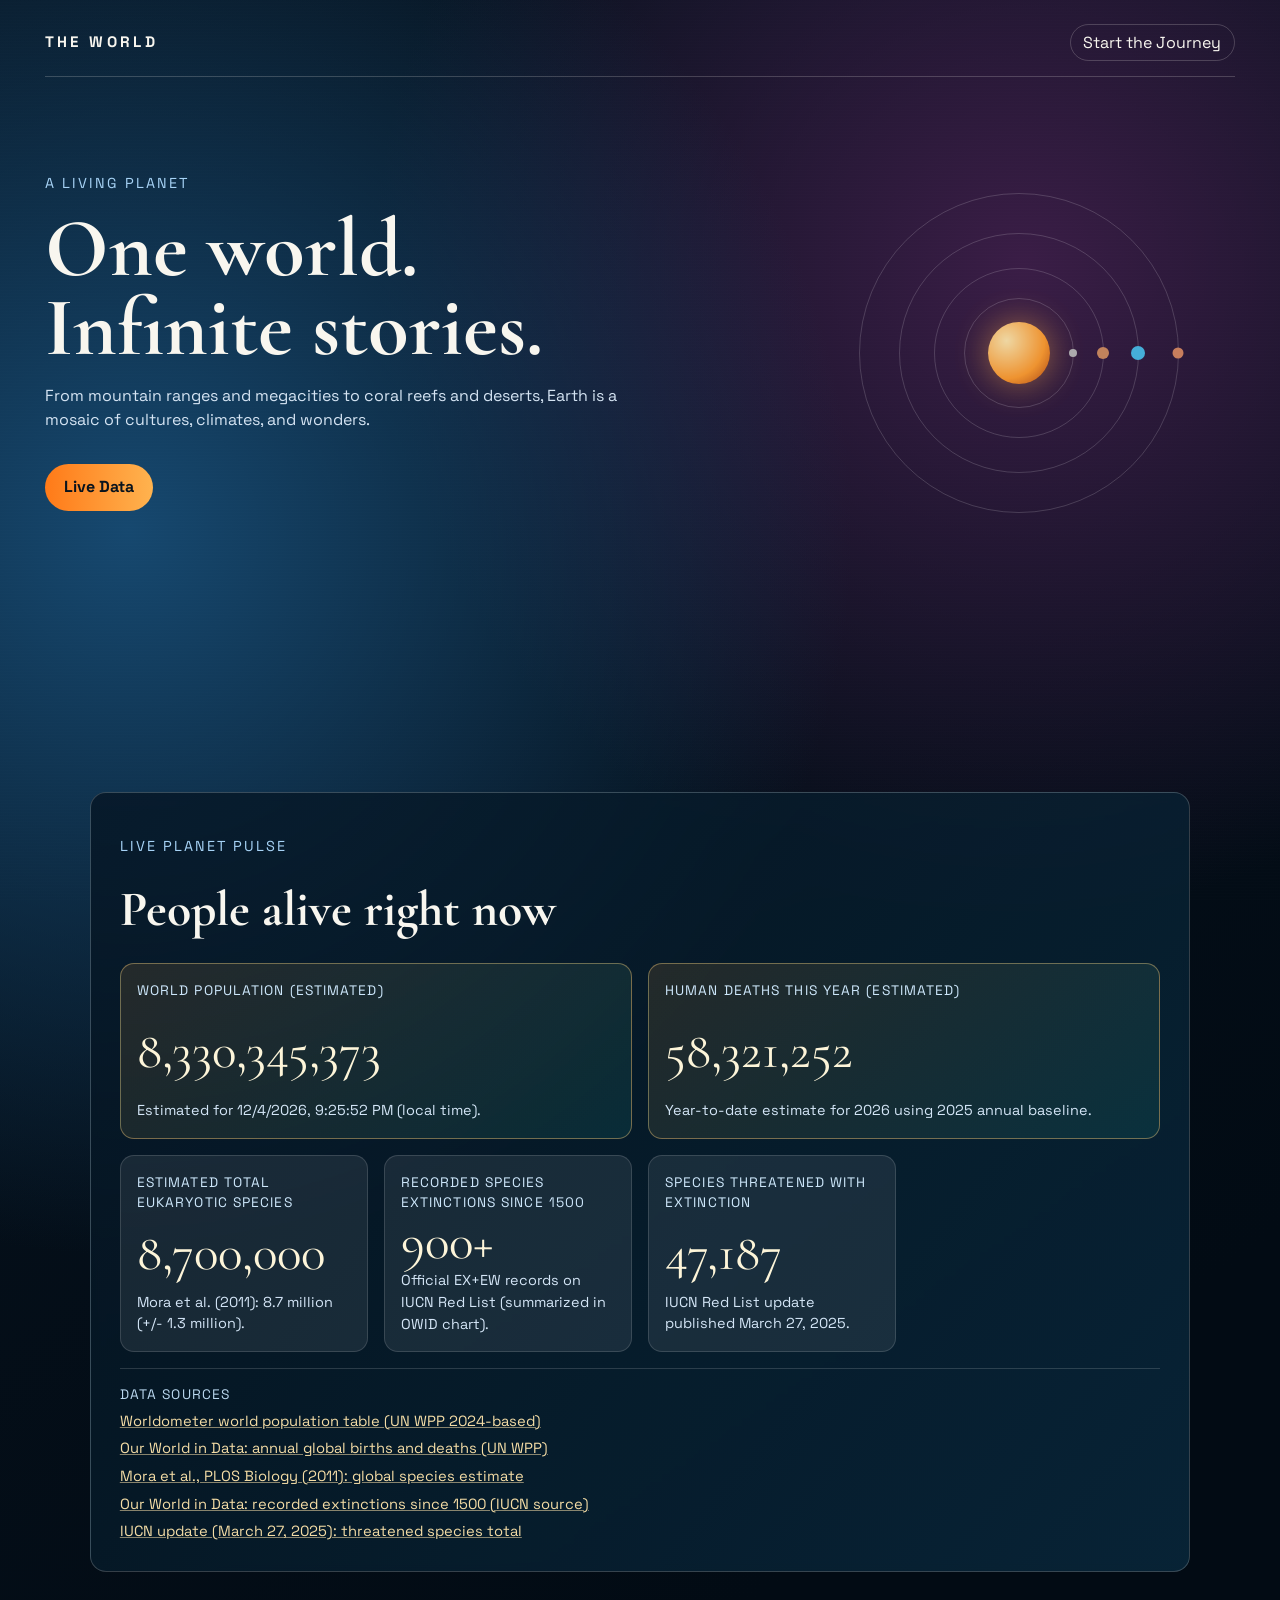
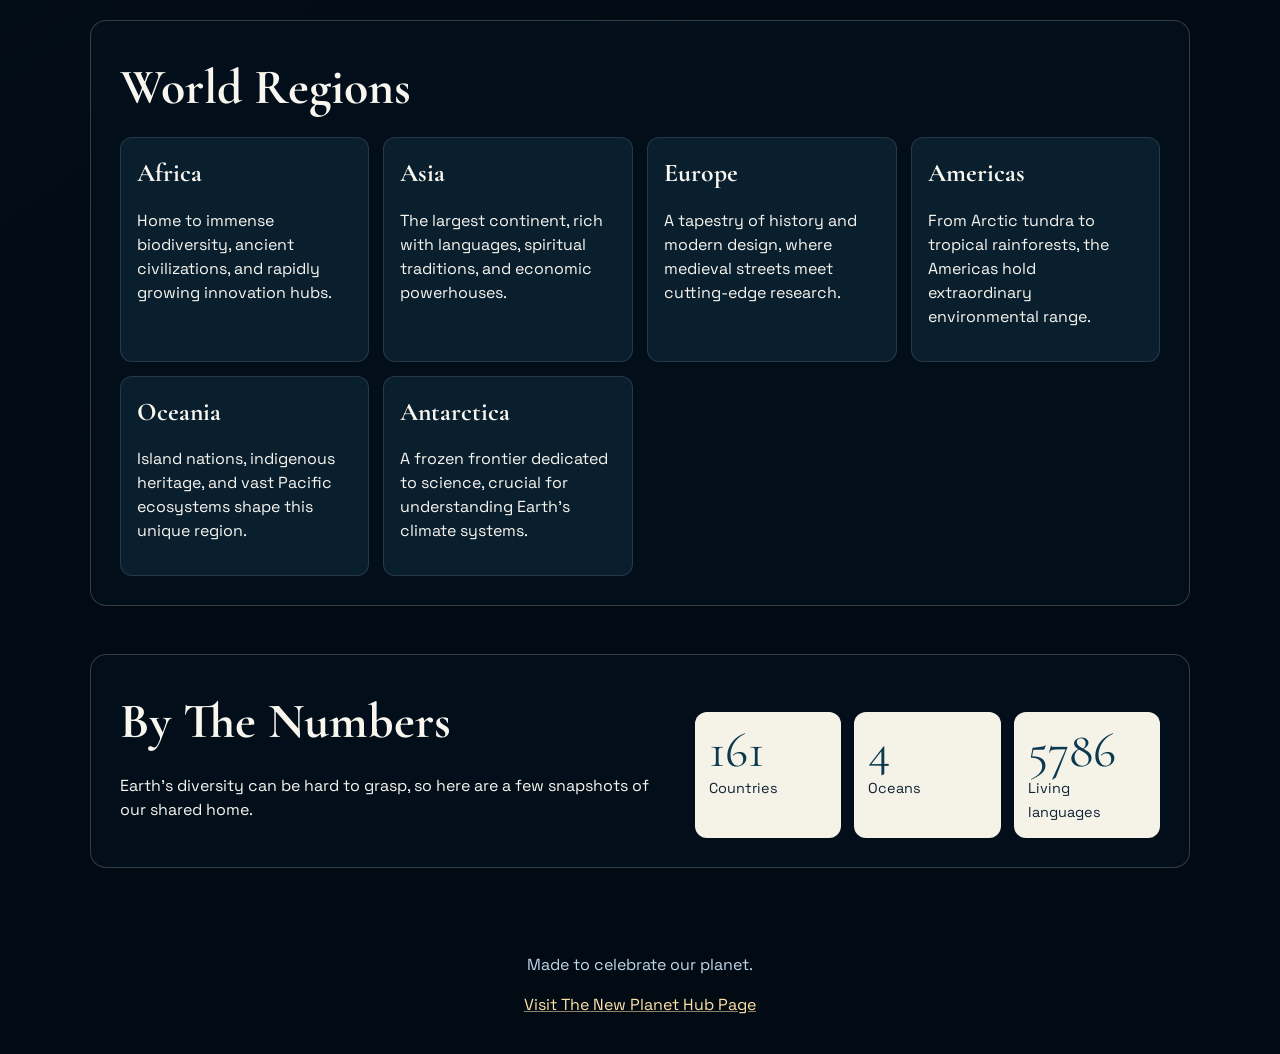
<file: index.html>
﻿<!DOCTYPE html>
<html lang="en">
<head>
  <meta charset="UTF-8" />
  <meta name="viewport" content="width=device-width, initial-scale=1.0" />
  <title>The World</title>
  <link rel="preconnect" href="https://fonts.googleapis.com" />
  <link rel="preconnect" href="https://fonts.gstatic.com" crossorigin />
  <link href="https://fonts.googleapis.com/css2?family=Space+Grotesk:wght@400;500;700&family=Cormorant+Garamond:wght@600;700&display=swap" rel="stylesheet" />
  <link rel="stylesheet" href="styles.css" />
</head>
<body>
  <div id="page-loader" class="page-loader" aria-hidden="true">
    <div class="loader-solar" aria-hidden="true">
      <div class="loader-sun"></div>
      <div class="loader-orbit loader-orbit-1">
        <div class="loader-planet loader-mercury"></div>
      </div>
      <div class="loader-orbit loader-orbit-2">
        <div class="loader-planet loader-venus"></div>
      </div>
      <div class="loader-orbit loader-orbit-3">
        <div class="loader-planet loader-earth"></div>
      </div>
      <div class="loader-orbit loader-orbit-4">
        <div class="loader-planet loader-mars"></div>
      </div>
    </div>
    <p id="loader-text" class="loader-text">Showcasing the solar system...</p>
  </div>
  <div class="noise"></div>
  <header class="hero">
    <nav class="top-nav">
      <h1 class="brand">THE WORLD</h1>
      <a id="journey-link" class="nav-link" href="#signup-modal">Start the Journey</a>
    </nav>
    <div class="hero-content reveal">
      <p class="eyebrow">A Living Planet</p>
      <h2>One world.<br />Infinite stories.</h2>
      <p class="lead">
        From mountain ranges and megacities to coral reefs and deserts, Earth is a mosaic of cultures, climates, and wonders.
      </p>
      <a class="cta" href="#live">Live Data</a>
    </div>
    <div class="solar-system" aria-hidden="true">
      <div class="sun"></div>
      <div class="orbit orbit-1">
        <div class="planet planet-1"></div>
      </div>
      <div class="orbit orbit-2">
        <div class="planet planet-2"></div>
      </div>
      <div class="orbit orbit-3">
        <div class="planet planet-3"></div>
      </div>
      <div class="orbit orbit-4">
        <div class="planet planet-4"></div>
      </div>
    </div>
  </header>

  <main>
    <section id="live" class="section pulse reveal">
      <div>
        <p class="eyebrow">Live Planet Pulse</p>
        <h3>People alive right now</h3>
      </div>
      <div class="live-grid">
        <article class="live-card live-card-primary">
          <p class="live-label">World population (estimated)</p>
          <p id="live-population" class="live-number" aria-live="polite">8,300,678,395</p>
          <p id="live-pop-meta" class="live-note">Based on 2026 UN/Worldometer yearly-change values.</p>
        </article>
        <article class="live-card live-card-primary">
          <p class="live-label">Human deaths this year (estimated)</p>
          <p id="live-deaths" class="live-number" aria-live="polite">0</p>
          <p id="live-deaths-meta" class="live-note">Modeled from annual global deaths in UN WPP data (via OWID).</p>
        </article>
        <article class="live-card">
          <p class="live-label">Estimated total eukaryotic species</p>
          <p class="live-number">8,700,000</p>
          <p class="live-note">Mora et al. (2011): 8.7 million (+/- 1.3 million).</p>
        </article>
        <article class="live-card">
          <p class="live-label">Recorded species extinctions since 1500</p>
          <p class="live-number">900+</p>
          <p class="live-note">Official EX+EW records on IUCN Red List (summarized in OWID chart).</p>
        </article>
        <article class="live-card">
          <p class="live-label">Species threatened with extinction</p>
          <p class="live-number">47,187</p>
          <p class="live-note">IUCN Red List update published March 27, 2025.</p>
        </article>
      </div>
      <div class="sources">
        <p class="sources-title">Data sources</p>
        <a href="https://www.worldometers.info/world-population/" target="_blank" rel="noopener noreferrer">Worldometer world population table (UN WPP 2024-based)</a>
        <a href="https://ourworldindata.org/births-and-deaths" target="_blank" rel="noopener noreferrer">Our World in Data: annual global births and deaths (UN WPP)</a>
        <a href="https://doi.org/10.1371/journal.pbio.1001127" target="_blank" rel="noopener noreferrer">Mora et al., PLOS Biology (2011): global species estimate</a>
        <a href="https://ourworldindata.org/grapher/extinct-species-since-1500" target="_blank" rel="noopener noreferrer">Our World in Data: recorded extinctions since 1500 (IUCN source)</a>
        <a href="https://www.iucn.nl/en/news/first-1000-fungi-on-iucn-red-list-reveal-growing-threats-iucn-red-list/" target="_blank" rel="noopener noreferrer">IUCN update (March 27, 2025): threatened species total</a>
      </div>
    </section>

    <section id="regions" class="section reveal">
      <h3>World Regions</h3>
      <div class="cards">
        <article class="card">
          <h4>Africa</h4>
          <p>Home to immense biodiversity, ancient civilizations, and rapidly growing innovation hubs.</p>
        </article>
        <article class="card">
          <h4>Asia</h4>
          <p>The largest continent, rich with languages, spiritual traditions, and economic powerhouses.</p>
        </article>
        <article class="card">
          <h4>Europe</h4>
          <p>A tapestry of history and modern design, where medieval streets meet cutting-edge research.</p>
        </article>
        <article class="card">
          <h4>Americas</h4>
          <p>From Arctic tundra to tropical rainforests, the Americas hold extraordinary environmental range.</p>
        </article>
        <article class="card">
          <h4>Oceania</h4>
          <p>Island nations, indigenous heritage, and vast Pacific ecosystems shape this unique region.</p>
        </article>
        <article class="card">
          <h4>Antarctica</h4>
          <p>A frozen frontier dedicated to science, crucial for understanding Earth's climate systems.</p>
        </article>
      </div>
    </section>

    <section class="section split reveal">
      <div>
        <h3>By The Numbers</h3>
        <p>Earth's diversity can be hard to grasp, so here are a few snapshots of our shared home.</p>
      </div>
      <div class="stats">
        <div class="stat">
          <span class="value" data-target="195">0</span>
          <span class="label">Countries</span>
        </div>
        <div class="stat">
          <span class="value" data-target="5">0</span>
          <span class="label">Oceans</span>
        </div>
        <div class="stat">
          <span class="value" data-target="7000">0</span>
          <span class="label">Living languages</span>
        </div>
      </div>
    </section>
  </main>

  <footer class="footer">
    <p>Made to celebrate our planet.</p>
    <p><a class="footer-link" href="planet-hub.html">Visit The New Planet Hub Page</a></p>
  </footer>

  <div id="signup-modal" class="modal" aria-hidden="true" role="dialog" aria-modal="true" aria-labelledby="signup-title">
    <div class="modal-card">
      <div id="signup-burst" class="signup-burst" aria-hidden="true"></div>
      <a id="close-signup" class="modal-close" href="#" aria-label="Close sign up">x</a>
      <p class="eyebrow">Interplanetary Welcome Desk</p>
      <h3 id="signup-title">Sign Up For Earth</h3>
      <p class="modal-copy">Officially unofficial. Join the planet and pick your home base.</p>
      <form id="signup-form" class="signup-form">
        <label>
          Name
          <input name="name" type="text" placeholder="Your name" required />
        </label>
        <label>
          Email
          <input name="email" type="email" placeholder="you@earth.com" required />
        </label>
        <label>
          Region
          <select name="region" required>
            <option value="">Choose a region</option>
            <option>Africa</option>
            <option>Asia</option>
            <option>Europe</option>
            <option>Americas</option>
            <option>Oceania</option>
            <option>Antarctica</option>
          </select>
        </label>
        <button type="submit" class="signup-btn">Join Earth</button>
      </form>
      <p id="signup-success" class="signup-success" hidden></p>
    </div>
  </div>

  <script src="script.js"></script>
</body>
</html>
</file>
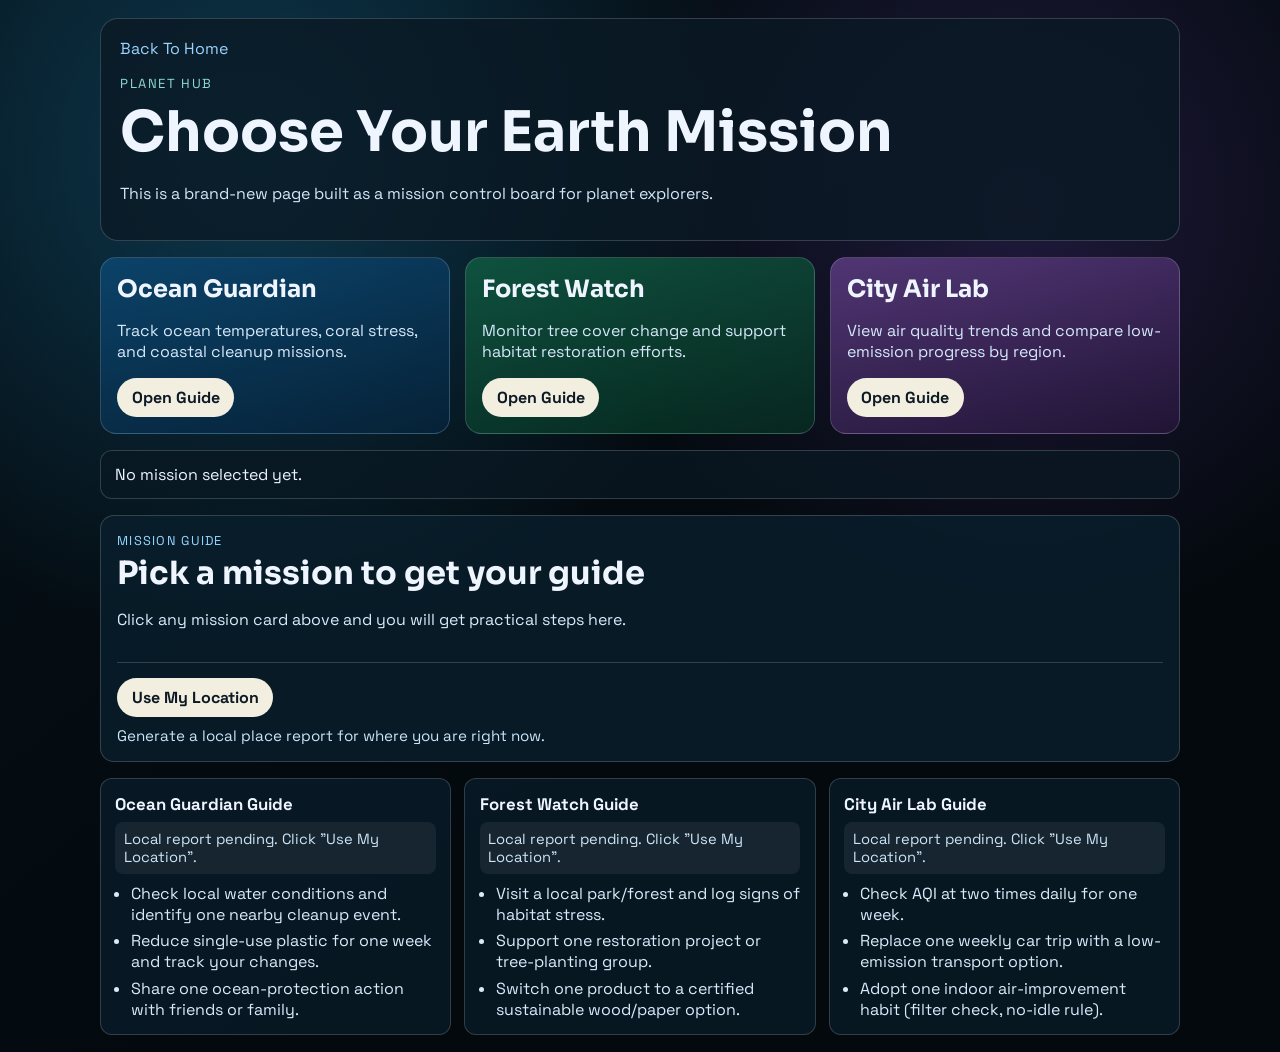
<file: planet-hub.html>
<!DOCTYPE html>
<html lang="en">
<head>
  <meta charset="UTF-8" />
  <meta name="viewport" content="width=device-width, initial-scale=1.0" />
  <title>Planet Hub</title>
  <link rel="preconnect" href="https://fonts.googleapis.com" />
  <link rel="preconnect" href="https://fonts.gstatic.com" crossorigin />
  <link href="https://fonts.googleapis.com/css2?family=Space+Grotesk:wght@400;500;700&family=Sora:wght@600;700&display=swap" rel="stylesheet" />
  <link rel="stylesheet" href="planet-hub.css" />
</head>
<body>
  <header class="hub-hero">
    <a class="back-link" href="index.html">Back To Home</a>
    <p class="kicker">Planet Hub</p>
    <h1>Choose Your Earth Mission</h1>
    <p class="intro">This is a brand-new page built as a mission control board for planet explorers.</p>
  </header>

  <main class="hub-grid">
    <article class="mission mission-a reveal">
      <h2>Ocean Guardian</h2>
      <p>Track ocean temperatures, coral stress, and coastal cleanup missions.</p>
      <button class="mission-btn" type="button" data-mission="ocean">Open Guide</button>
    </article>
    <article class="mission mission-b reveal">
      <h2>Forest Watch</h2>
      <p>Monitor tree cover change and support habitat restoration efforts.</p>
      <button class="mission-btn" type="button" data-mission="forest">Open Guide</button>
    </article>
    <article class="mission mission-c reveal">
      <h2>City Air Lab</h2>
      <p>View air quality trends and compare low-emission progress by region.</p>
      <button class="mission-btn" type="button" data-mission="air">Open Guide</button>
    </article>
  </main>

  <p id="status" class="status">No mission selected yet.</p>
  <section id="guide-panel" class="guide-panel" aria-live="polite">
    <p class="guide-kicker">Mission Guide</p>
    <h2 id="guide-title">Pick a mission to get your guide</h2>
    <p id="guide-desc">Click any mission card above and you will get practical steps here.</p>
    <ol id="guide-steps" class="guide-steps"></ol>
    <div class="local-report-box">
      <button id="locate-btn" class="mission-btn" type="button">Use My Location</button>
      <p id="locate-status" class="locate-status">Generate a local place report for where you are right now.</p>
      <article id="local-report" class="local-report" hidden>
        <h3 id="report-title">Local Earth Report</h3>
        <p id="report-summary"></p>
        <ul id="report-points"></ul>
      </article>
    </div>
  </section>

  <section class="guides-board">
    <article id="guide-ocean" class="guide-card">
      <h3>Ocean Guardian Guide</h3>
      <p id="ocean-local" class="guide-local">Local report pending. Click "Use My Location".</p>
      <ul>
        <li>Check local water conditions and identify one nearby cleanup event.</li>
        <li>Reduce single-use plastic for one week and track your changes.</li>
        <li>Share one ocean-protection action with friends or family.</li>
      </ul>
    </article>
    <article id="guide-forest" class="guide-card">
      <h3>Forest Watch Guide</h3>
      <p id="forest-local" class="guide-local">Local report pending. Click "Use My Location".</p>
      <ul>
        <li>Visit a local park/forest and log signs of habitat stress.</li>
        <li>Support one restoration project or tree-planting group.</li>
        <li>Switch one product to a certified sustainable wood/paper option.</li>
      </ul>
    </article>
    <article id="guide-air" class="guide-card">
      <h3>City Air Lab Guide</h3>
      <p id="air-local" class="guide-local">Local report pending. Click "Use My Location".</p>
      <ul>
        <li>Check AQI at two times daily for one week.</li>
        <li>Replace one weekly car trip with a low-emission transport option.</li>
        <li>Adopt one indoor air-improvement habit (filter check, no-idle rule).</li>
      </ul>
    </article>
  </section>

  <script src="planet-hub.js"></script>
</body>
</html>
</file>
<file: styles.css>
﻿:root {
  --bg: #07131f;
  --bg-soft: #102b3f;
  --panel: #f5f3e8;
  --text: #f8f6ef;
  --text-dark: #102235;
  --accent: #ff7a18;
  --accent-2: #16c4b8;
  --line: rgba(248, 246, 239, 0.2);
}

* {
  box-sizing: border-box;
}

html,
body {
  margin: 0;
  padding: 0;
}

body {
  font-family: "Space Grotesk", sans-serif;
  background:
    radial-gradient(circle at 10% 20%, #16486f 0%, transparent 30%),
    radial-gradient(circle at 80% 10%, #3a1d46 0%, transparent 25%),
    linear-gradient(145deg, var(--bg), #020b14 60%);
  color: var(--text);
  min-height: 100vh;
  line-height: 1.5;
  overflow-x: hidden;
}

.page-loader {
  position: fixed;
  inset: 0;
  z-index: 999;
  display: grid;
  place-items: center;
  gap: 0.8rem;
  background:
    radial-gradient(circle at 50% 30%, rgba(24, 88, 132, 0.8), rgba(2, 11, 20, 0.98) 60%),
    #020b14;
  transition: opacity 0.55s ease, visibility 0.55s ease;
}

.page-loader.is-hidden {
  opacity: 0;
  visibility: hidden;
  pointer-events: none;
}

.loader-solar {
  width: min(58vw, 320px);
  aspect-ratio: 1;
  position: relative;
  display: grid;
  place-items: center;
}

.loader-sun {
  width: 52px;
  height: 52px;
  border-radius: 50%;
  background: radial-gradient(circle at 30% 30%, #ffe8ac, #ff9f37 62%, #c45314 100%);
  box-shadow: 0 0 34px rgba(255, 181, 94, 0.6);
}

.loader-orbit {
  position: absolute;
  border: 1px solid rgba(255, 255, 255, 0.16);
  border-radius: 50%;
  animation: spin linear infinite;
}

.loader-orbit-1 {
  width: 96px;
  height: 96px;
  animation-duration: 3.5s;
}

.loader-orbit-2 {
  width: 138px;
  height: 138px;
  animation-duration: 5.4s;
}

.loader-orbit-3 {
  width: 182px;
  height: 182px;
  animation-duration: 7.6s;
}

.loader-orbit-4 {
  width: 232px;
  height: 232px;
  animation-duration: 10.2s;
}

.loader-planet {
  position: absolute;
  top: 50%;
  left: 100%;
  border-radius: 50%;
  transform: translate(-50%, -50%);
}

.loader-mercury {
  width: 7px;
  height: 7px;
  background: #b6b6b6;
}

.loader-venus {
  width: 10px;
  height: 10px;
  background: #cf8e61;
}

.loader-earth {
  width: 12px;
  height: 12px;
  background: radial-gradient(circle at 30% 35%, #9be4ff, #43b7e2 62%, #1c5b99 100%);
  box-shadow: 0 0 10px rgba(104, 204, 255, 0.7);
  transition: transform 0.45s ease, box-shadow 0.45s ease;
}

.loader-mars {
  width: 9px;
  height: 9px;
  background: #cc7450;
}

.page-loader.earth-focus .loader-earth {
  transform: translate(-50%, -50%) scale(2.2);
  box-shadow: 0 0 28px rgba(104, 204, 255, 0.95);
}

.page-loader.earth-focus .loader-orbit {
  animation-play-state: paused;
  opacity: 0.35;
}

.page-loader.earth-focus .loader-orbit-3 {
  opacity: 1;
}

.loader-text {
  margin: 0;
  letter-spacing: 0.1em;
  text-transform: uppercase;
  font-size: 0.82rem;
  color: #dceaf8;
  text-align: center;
}

.noise {
  position: fixed;
  inset: 0;
  background-image:
    linear-gradient(0deg, rgba(255, 255, 255, 0.02) 50%, transparent 50%);
  background-size: 100% 3px;
  pointer-events: none;
  opacity: 0.4;
  z-index: 0;
}

.hero,
.section,
.footer {
  position: relative;
  z-index: 1;
}

.hero {
  padding: 1.2rem 1.25rem 4.5rem;
  min-height: 88vh;
  overflow: hidden;
}

.top-nav {
  display: flex;
  justify-content: space-between;
  align-items: center;
  border-bottom: 1px solid var(--line);
  padding-bottom: 0.9rem;
}

.brand {
  margin: 0;
  font-size: 0.95rem;
  letter-spacing: 0.22em;
}

.nav-link {
  color: var(--text);
  text-decoration: none;
  border: 1px solid var(--line);
  padding: 0.35rem 0.8rem;
  border-radius: 999px;
}

.hero-content {
  max-width: 700px;
  margin-top: 6rem;
  position: relative;
  z-index: 2;
}

.eyebrow {
  font-size: 0.9rem;
  text-transform: uppercase;
  letter-spacing: 0.14em;
  color: #a7d3f6;
}

h2,
h3,
h4 {
  font-family: "Cormorant Garamond", serif;
  margin: 0;
}

h2 {
  font-size: clamp(2.6rem, 7vw, 5.2rem);
  line-height: 0.95;
  margin: 0.45rem 0 1.1rem;
}

.lead {
  max-width: 60ch;
  color: #d5e4f3;
}

.cta {
  display: inline-block;
  margin-top: 1rem;
  text-decoration: none;
  color: #09131d;
  background: linear-gradient(90deg, var(--accent), #ffb34f);
  padding: 0.7rem 1.2rem;
  border-radius: 999px;
  font-weight: 700;
}

.solar-system {
  position: absolute;
  right: 4%;
  top: 18%;
  width: min(44vw, 420px);
  aspect-ratio: 1;
  display: grid;
  place-items: center;
  opacity: 0.92;
  transform: translateY(0) scale(1);
  transition: transform 1s ease, opacity 1s ease;
}

.sun {
  width: 62px;
  height: 62px;
  border-radius: 50%;
  background: radial-gradient(circle at 30% 30%, #ffe8ac, #ff9e2f 62%, #b44810 100%);
  box-shadow: 0 0 34px rgba(255, 174, 77, 0.55);
}

.orbit {
  position: absolute;
  border: 1px solid rgba(255, 255, 255, 0.18);
  border-radius: 50%;
  animation: spin linear infinite;
}

.orbit-1 {
  width: 110px;
  height: 110px;
  animation-duration: 7s;
}

.orbit-2 {
  width: 170px;
  height: 170px;
  animation-duration: 12s;
}

.orbit-3 {
  width: 240px;
  height: 240px;
  animation-duration: 18s;
}

.orbit-4 {
  width: 320px;
  height: 320px;
  animation-duration: 26s;
}

.planet {
  position: absolute;
  top: 50%;
  left: 100%;
  transform: translate(-50%, -50%);
  border-radius: 50%;
}

.planet-1 {
  width: 8px;
  height: 8px;
  background: #b7b7b7;
}

.planet-2 {
  width: 12px;
  height: 12px;
  background: #cf8d5f;
}

.planet-3 {
  width: 14px;
  height: 14px;
  background: #48bce6;
}

.planet-4 {
  width: 11px;
  height: 11px;
  background: #d68861;
}

body.first-scroll-animate .hero-content {
  animation: heroKick 0.9s ease forwards;
}

body.first-scroll-animate .solar-system {
  animation: solarKick 1s ease forwards;
}

.section {
  width: min(1100px, 92vw);
  margin: 0 auto 3rem;
  padding: 1.3rem;
  border: 1px solid var(--line);
  border-radius: 16px;
  background: rgba(5, 19, 32, 0.55);
  backdrop-filter: blur(4px);
}

.pulse {
  background: linear-gradient(130deg, rgba(5, 19, 32, 0.75), rgba(10, 44, 65, 0.75));
}

h3 {
  font-size: clamp(2rem, 5vw, 3.1rem);
  margin-bottom: 0.8rem;
}

.live-grid {
  display: grid;
  grid-template-columns: 1fr;
  gap: 1rem;
  margin-top: 1rem;
}

.live-card {
  background: rgba(255, 255, 255, 0.08);
  border: 1px solid rgba(255, 255, 255, 0.14);
  border-radius: 14px;
  padding: 1rem;
  min-height: 176px;
  display: flex;
  flex-direction: column;
  justify-content: space-between;
}

.live-label {
  margin: 0;
  color: #cde7fb;
  font-size: 0.86rem;
  letter-spacing: 0.08em;
  text-transform: uppercase;
}

.live-number {
  margin: 0.35rem 0 0;
  font-family: "Cormorant Garamond", serif;
  font-size: clamp(1.8rem, 4.3vw, 3.2rem);
  color: #fdf5d9;
  line-height: 0.95;
  overflow-wrap: anywhere;
}

.live-note {
  margin: 0.2rem 0 0;
  color: #d4e6f7;
  font-size: 0.9rem;
}

.live-card-primary {
  background: linear-gradient(145deg, rgba(255, 162, 58, 0.12), rgba(32, 181, 167, 0.12));
  border-color: rgba(255, 211, 125, 0.4);
}

.sources {
  margin-top: 1rem;
  display: grid;
  gap: 0.35rem;
  padding-top: 0.9rem;
  border-top: 1px solid rgba(255, 255, 255, 0.15);
}

.sources-title {
  margin: 0;
  font-size: 0.86rem;
  text-transform: uppercase;
  letter-spacing: 0.08em;
  color: #b9d7ee;
}

.sources a {
  color: #f4dda6;
  text-decoration-color: rgba(244, 221, 166, 0.55);
  font-size: 0.92rem;
}

.cards {
  display: grid;
  grid-template-columns: repeat(auto-fit, minmax(210px, 1fr));
  gap: 0.9rem;
}

.card {
  background: rgba(16, 43, 63, 0.6);
  border: 1px solid rgba(255, 255, 255, 0.12);
  border-radius: 12px;
  padding: 1rem;
}

.card h4 {
  font-size: 1.6rem;
  margin-bottom: 0.4rem;
}

.split {
  display: grid;
  grid-template-columns: 1fr;
  gap: 1rem;
}

.stats {
  display: grid;
  grid-template-columns: repeat(3, minmax(120px, 1fr));
  gap: 0.8rem;
}

.stat {
  background: var(--panel);
  color: var(--text-dark);
  border-radius: 12px;
  padding: 0.9rem;
}

.value {
  display: block;
  font-family: "Cormorant Garamond", serif;
  font-size: clamp(2rem, 5.5vw, 3.1rem);
  line-height: 1;
  color: #0c394f;
}

.label {
  font-size: 0.9rem;
}

.footer {
  padding: 1.3rem;
  text-align: center;
  color: #bfd6eb;
}

.footer-link {
  color: #ffe2a8;
  text-decoration-color: rgba(255, 226, 168, 0.55);
}

.modal {
  position: fixed;
  inset: 0;
  display: grid;
  place-items: center;
  padding: 1rem;
  background: rgba(2, 9, 16, 0.75);
  backdrop-filter: blur(5px);
  z-index: 980;
  opacity: 0;
  visibility: hidden;
  pointer-events: none;
  transition: opacity 0.3s ease, visibility 0.3s ease;
}

.modal.is-open {
  opacity: 1;
  visibility: visible;
  pointer-events: auto;
}

.modal:target {
  opacity: 1;
  visibility: visible;
  pointer-events: auto;
}

.modal-card {
  width: min(520px, 95vw);
  border-radius: 16px;
  border: 1px solid rgba(255, 255, 255, 0.2);
  background: linear-gradient(165deg, rgba(8, 33, 52, 0.96), rgba(13, 57, 77, 0.96));
  padding: 1.1rem;
  position: relative;
  overflow: hidden;
}

.modal-copy {
  margin: 0.4rem 0 0.9rem;
  color: #d2e7fa;
}

.modal-close {
  position: absolute;
  right: 0.75rem;
  top: 0.75rem;
  width: 30px;
  height: 30px;
  border-radius: 50%;
  border: 1px solid rgba(255, 255, 255, 0.3);
  background: transparent;
  color: #f4f7fc;
  cursor: pointer;
  text-decoration: none;
  display: grid;
  place-items: center;
}

.signup-form {
  display: grid;
  gap: 0.7rem;
}

.signup-form label {
  display: grid;
  gap: 0.35rem;
  font-size: 0.9rem;
  color: #c8deef;
}

.signup-form input,
.signup-form select {
  border: 1px solid rgba(255, 255, 255, 0.25);
  background: rgba(0, 0, 0, 0.2);
  color: #f6fbff;
  border-radius: 10px;
  padding: 0.65rem 0.75rem;
  font: inherit;
}

.signup-btn {
  margin-top: 0.3rem;
  border: 0;
  border-radius: 999px;
  padding: 0.7rem 1rem;
  font-weight: 700;
  color: #0b1721;
  background: linear-gradient(90deg, #ffb34f, #1fd0c2);
  cursor: pointer;
}

.signup-success {
  margin-top: 0.8rem;
  color: #d9f9cb;
  background: rgba(130, 216, 94, 0.16);
  border: 1px solid rgba(130, 216, 94, 0.42);
  border-radius: 10px;
  padding: 0.6rem 0.75rem;
}

.signup-success.is-live {
  animation: successFlash 0.65s ease;
}

.modal-card.joined {
  animation: joinPop 0.6s ease;
}

.signup-burst {
  position: absolute;
  inset: 0;
  pointer-events: none;
  overflow: hidden;
}

.burst-bit {
  position: absolute;
  left: 50%;
  top: 62%;
  width: 8px;
  height: 12px;
  border-radius: 2px;
  background: hsl(var(--hue), 90%, 62%);
  transform: translate(-50%, -50%);
  animation: burstFly 980ms cubic-bezier(0.19, 0.73, 0.27, 0.99) forwards;
}

.reveal {
  opacity: 0;
  transform: translateY(20px);
  transition: opacity 0.7s ease, transform 0.7s ease;
}

.reveal.show {
  opacity: 1;
  transform: translateY(0);
}

@keyframes spin {
  to {
    transform: rotate(360deg);
  }
}

@keyframes float {
  0%,
  100% {
    transform: translateY(0);
  }
  50% {
    transform: translateY(-20px);
  }
}

@keyframes heroKick {
  0% {
    transform: translateY(0);
  }
  40% {
    transform: translateY(-16px);
  }
  100% {
    transform: translateY(0);
  }
}

@keyframes solarKick {
  0% {
    transform: translateY(0) scale(1);
    opacity: 0.92;
  }
  45% {
    transform: translateY(-20px) scale(1.06);
    opacity: 1;
  }
  100% {
    transform: translateY(0) scale(1);
    opacity: 0.92;
  }
}

@keyframes joinPop {
  0% {
    transform: scale(1);
  }
  45% {
    transform: scale(1.03);
  }
  100% {
    transform: scale(1);
  }
}

@keyframes successFlash {
  0% {
    background: rgba(130, 216, 94, 0.35);
  }
  100% {
    background: rgba(130, 216, 94, 0.16);
  }
}

@keyframes burstFly {
  0% {
    opacity: 1;
    transform: translate(-50%, -50%) rotate(0deg);
  }
  100% {
    opacity: 0;
    transform: translate(calc(-50% + var(--dx)), calc(-50% + var(--dy))) rotate(240deg);
  }
}

@media (min-width: 820px) {
  .hero {
    padding: 1.5rem 2.8rem 5.5rem;
  }

  .section {
    padding: 1.8rem;
  }

  .split {
    grid-template-columns: 1.2fr 1fr;
    align-items: end;
  }

  .live-grid {
    grid-template-columns: repeat(2, minmax(0, 1fr));
  }
}

@media (prefers-reduced-motion: reduce) {
  .loader-orbit {
    animation: none;
  }

  .orbit,
  body.first-scroll-animate .hero-content,
  body.first-scroll-animate .solar-system {
    animation: none;
  }
}

@media (max-width: 560px) {
  .stats {
    grid-template-columns: 1fr;
  }

  .solar-system {
    width: min(72vw, 320px);
    right: -20%;
    top: 30%;
    opacity: 0.5;
  }
}

@media (min-width: 1120px) {
  .live-grid {
    grid-template-columns: repeat(4, minmax(0, 1fr));
  }

  .live-card-primary {
    grid-column: span 2;
  }
}
</file>
<file: planet-hub.css>
:root {
  --bg: #061119;
  --ink: #eef5ff;
  --line: rgba(238, 245, 255, 0.18);
}

* {
  box-sizing: border-box;
}

body {
  margin: 0;
  min-height: 100vh;
  font-family: "Space Grotesk", sans-serif;
  color: var(--ink);
  background:
    radial-gradient(circle at 20% 15%, rgba(26, 133, 182, 0.35), transparent 36%),
    radial-gradient(circle at 80% 20%, rgba(114, 69, 191, 0.25), transparent 32%),
    linear-gradient(140deg, var(--bg), #03090d 60%);
  padding: 1.1rem;
}

.hub-hero {
  width: min(1080px, 95vw);
  margin: 0 auto;
  border: 1px solid var(--line);
  border-radius: 18px;
  padding: 1.2rem;
  background: rgba(10, 25, 37, 0.8);
}

.back-link {
  color: #9ad3ff;
  text-decoration: none;
}

.kicker {
  margin: 1rem 0 0;
  text-transform: uppercase;
  letter-spacing: 0.12em;
  color: #8ed9cf;
  font-size: 0.82rem;
}

h1,
h2 {
  font-family: "Sora", sans-serif;
  margin: 0;
}

h1 {
  margin-top: 0.35rem;
  font-size: clamp(2rem, 5vw, 3.5rem);
}

.intro {
  color: #d4e7f9;
  max-width: 62ch;
}

.hub-grid {
  width: min(1080px, 95vw);
  margin: 1rem auto 0;
  display: grid;
  grid-template-columns: repeat(auto-fit, minmax(230px, 1fr));
  gap: 0.9rem;
}

.mission {
  border: 1px solid var(--line);
  border-radius: 16px;
  padding: 1rem;
  background: rgba(11, 35, 52, 0.72);
  opacity: 0;
  transform: translateY(18px);
  transition: opacity 0.6s ease, transform 0.6s ease;
}

.mission.revealed {
  opacity: 1;
  transform: translateY(0);
}

.mission-a {
  background: linear-gradient(165deg, rgba(12, 71, 113, 0.85), rgba(6, 35, 58, 0.86));
}

.mission-b {
  background: linear-gradient(165deg, rgba(16, 90, 66, 0.85), rgba(7, 43, 33, 0.86));
}

.mission-c {
  background: linear-gradient(165deg, rgba(92, 60, 129, 0.85), rgba(35, 21, 56, 0.86));
}

.mission p {
  color: #d6e9fb;
}

.mission-btn {
  border: 0;
  border-radius: 999px;
  padding: 0.58rem 0.92rem;
  font: inherit;
  font-weight: 700;
  cursor: pointer;
  background: #f2efe1;
  color: #0d1a24;
}

.status {
  width: min(1080px, 95vw);
  margin: 1rem auto 0;
  border: 1px solid var(--line);
  border-radius: 12px;
  padding: 0.8rem 0.9rem;
  background: rgba(10, 24, 35, 0.75);
}

.guide-panel {
  width: min(1080px, 95vw);
  margin: 1rem auto 0;
  border: 1px solid var(--line);
  border-radius: 14px;
  padding: 1rem;
  background: rgba(9, 31, 46, 0.78);
}

.guide-kicker {
  margin: 0;
  text-transform: uppercase;
  letter-spacing: 0.1em;
  font-size: 0.8rem;
  color: #95d7ff;
}

#guide-title {
  margin-top: 0.3rem;
  font-size: clamp(1.3rem, 3.2vw, 2rem);
}

#guide-desc {
  color: #d8eafb;
}

.guide-steps {
  margin: 0.7rem 0 0;
  padding-left: 1.2rem;
  display: grid;
  gap: 0.45rem;
  color: #e5f2ff;
}

.local-report-box {
  margin-top: 1rem;
  padding-top: 0.9rem;
  border-top: 1px solid var(--line);
}

.locate-status {
  margin: 0.55rem 0 0;
  color: #cae5fa;
  font-size: 0.95rem;
}

.local-report {
  margin-top: 0.65rem;
  border: 1px solid var(--line);
  border-radius: 12px;
  padding: 0.8rem 0.9rem;
  background: rgba(12, 39, 57, 0.78);
}

.local-report h3 {
  margin: 0;
  font-size: 1.1rem;
}

#report-summary {
  margin: 0.45rem 0;
  color: #d8eafb;
}

#report-points {
  margin: 0;
  padding-left: 1.1rem;
  color: #e7f2ff;
  display: grid;
  gap: 0.35rem;
}

.guides-board {
  width: min(1080px, 95vw);
  margin: 1rem auto 0;
  display: grid;
  grid-template-columns: repeat(auto-fit, minmax(240px, 1fr));
  gap: 0.8rem;
}

.guide-card {
  border: 1px solid var(--line);
  border-radius: 12px;
  background: rgba(9, 28, 42, 0.78);
  padding: 0.85rem 0.9rem;
  transition: border-color 0.25s ease, box-shadow 0.25s ease, transform 0.25s ease;
}

.guide-card h3 {
  margin: 0 0 0.45rem;
  font-size: 1.05rem;
}

.guide-local {
  margin: 0 0 0.55rem;
  padding: 0.5rem 0.55rem;
  border-radius: 8px;
  background: rgba(255, 255, 255, 0.06);
  color: #cde5f8;
  font-size: 0.92rem;
}

.guide-card ul {
  margin: 0;
  padding-left: 1rem;
  color: #d9ebfa;
  display: grid;
  gap: 0.35rem;
}

.guide-card.is-focus {
  border-color: rgba(255, 207, 120, 0.8);
  box-shadow: 0 0 0 1px rgba(255, 207, 120, 0.25), 0 8px 22px rgba(0, 0, 0, 0.28);
  transform: translateY(-2px);
}
</file>
